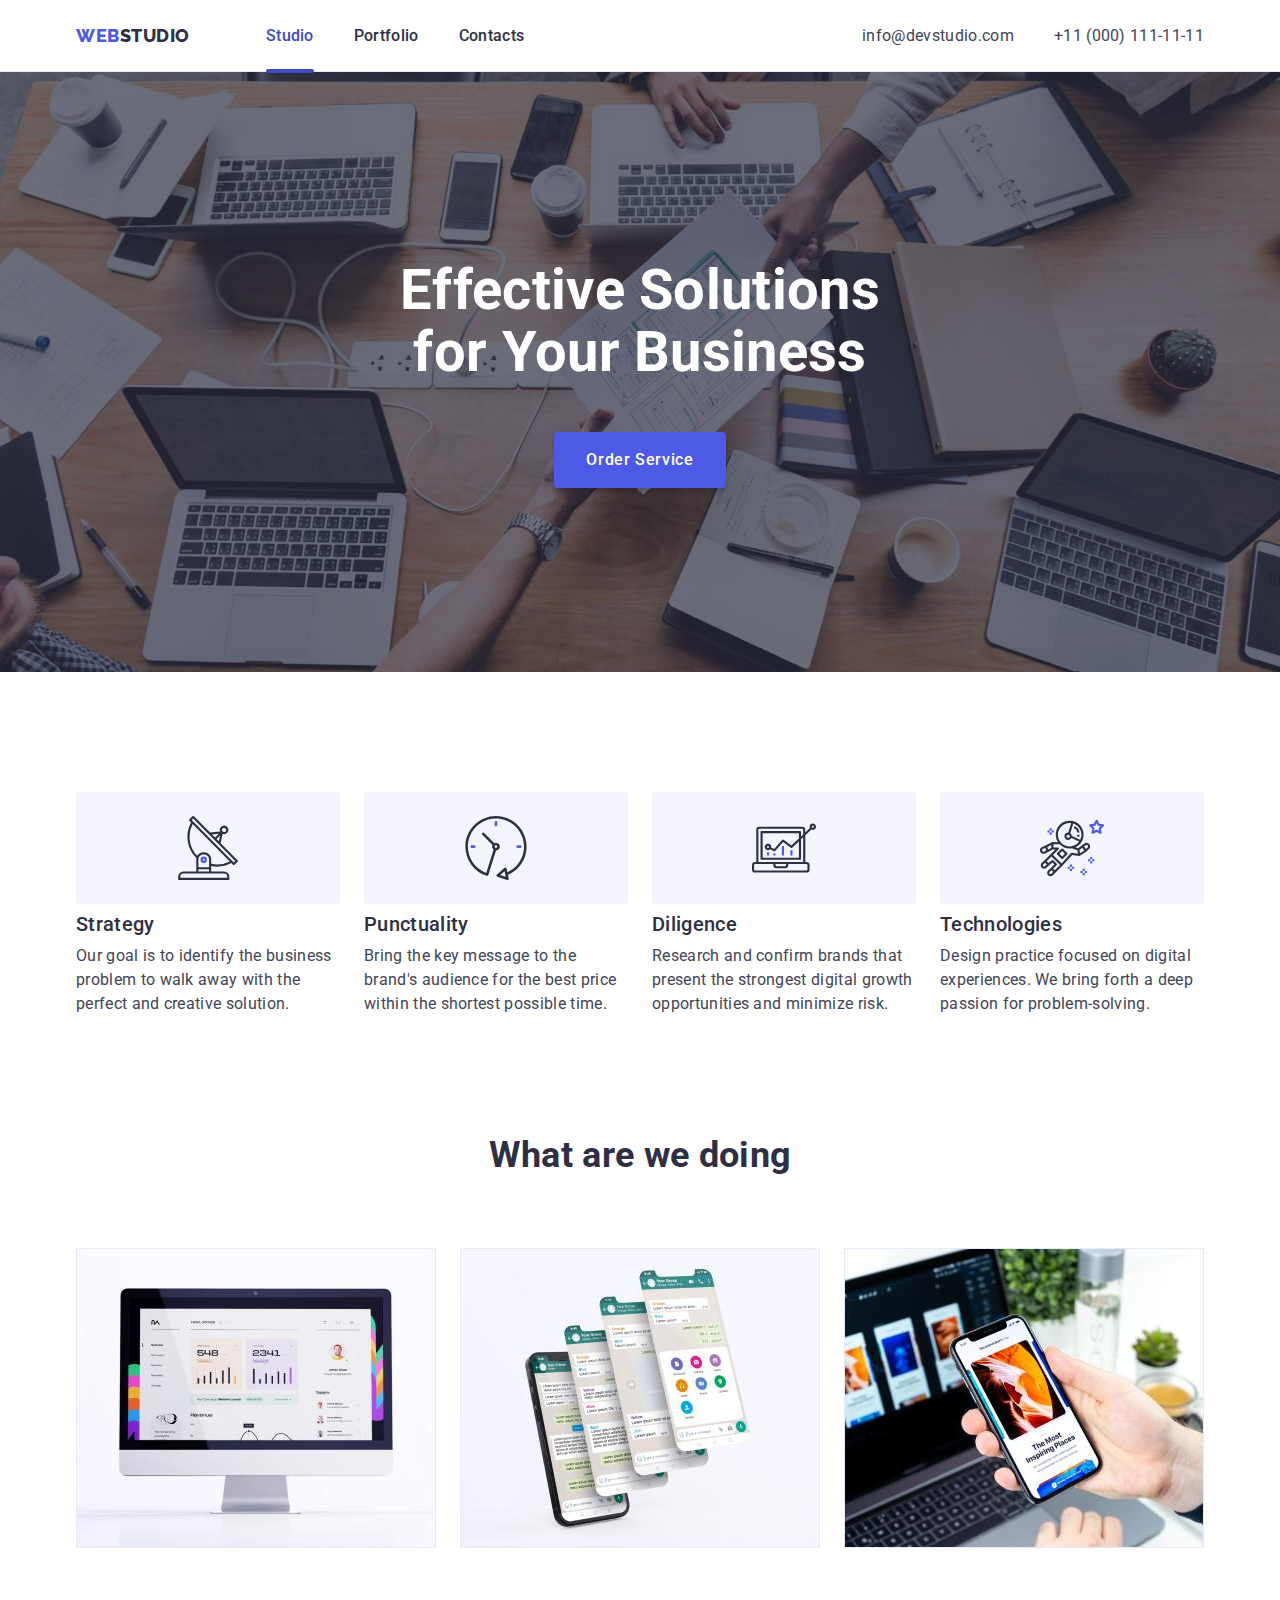
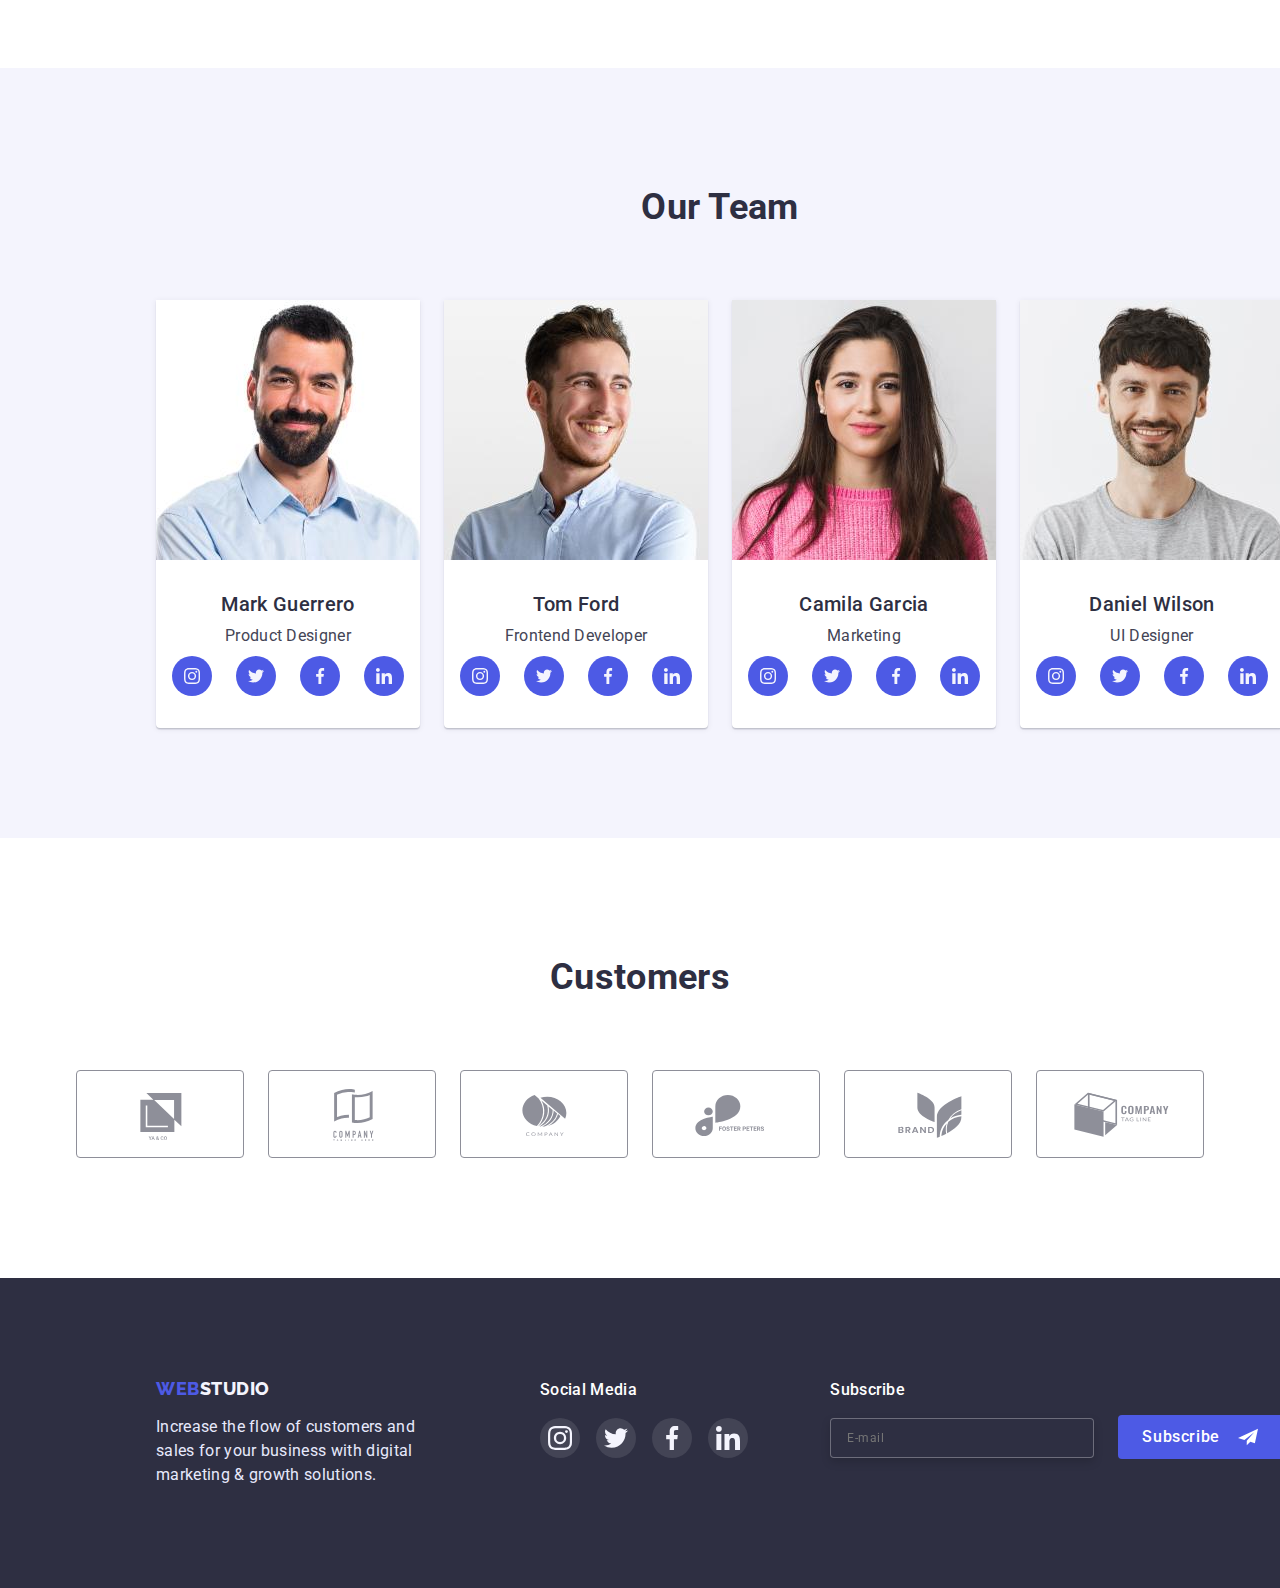
<file: index.html>
<!DOCTYPE html>
<html lang="en">
  <head>
    <meta charset="UTF-8" />
    <meta http-equiv="X-UA-Compatible" content="IE=edge" />
    <meta name="viewport" content="width=device-width, initial-scale=1.0" />
    <title>WEBSTUDIO</title>
    <link href="https://fonts.googleapis.com" rel="preconnect" />
    <link href="https://fonts.gstatic.com" rel="preconnect" crossorigin />
    <!-- Fonts -->
    <link
      href="https://fonts.googleapis.com/css2?family=Raleway:wght@800&family=Roboto:wght@400;500;700;900&display=swap"
      rel="stylesheet"
    />
    <!-- Modern normalize -->
    <link
      href="https://cdnjs.cloudflare.com/ajax/libs/modern-normalize/1.0.0/modern-normalize.min.css"
      rel="stylesheet"
    />
    <!-- Custom styles -->
    <link href="./css/styles.css" rel="stylesheet" />
  </head>
  <!-- body -->

  <body>
    <!-- header -->
    <header class="header-page">
      <!-- top line nav -->
      <div class="container header-page-container">
        <nav class="nav-page">
          <a class="nav-logo link" href="./index.html"><span class="color-web">WEB</span>STUDIO</a>
          <ul class="nav-list">
            <li><a class="nav-studio link carrent" href="./index.html">Studio</a></li>
            <li><a class="nav-portfolio link" href="./portfolio.html">Portfolio</a></li>
            <li><a class="nav-contacts link" href="#">Contacts</a></li>
          </ul>
        </nav>
        <!-- top line contacts -->
        <ul class="contacts-list">
          <li
            ><a class="header-mailto link" href="mailto:info@devstudio.com"
              >info@devstudio.com</a
            ></li
          >
          <li><a class="header-tel link" href="tel:+11(000)111-11-11">+11 (000) 111-11-11</a></li>
        </ul>
      </div>
    </header>
    <!-- main -->
    <main>
      <!-- hero -->
      <section class="section-hero">
        <div class="container">
          <h1 class="hero-title"> Effective Solutions for Your Business </h1>
          <button class="btn hero-btn" data-modal-open type="button">Order Service</button>
        </div>
      </section>
      <!-- feature -->
      <section class="section section-feature">
        <h2 class="visually-hidden">feature</h2>
        <div class="container">
          <ul class="card-set">
            <li class="card-set-item">
              <div class="thumb">
                <svg class="svg-features" width="64" height="64">
                  <use href="./images/icons.svg#icon-antenna"></use>
                </svg>
              </div>
              <h3 class="feature-title">Strategy</h3>
              <p class="feature-text">
                Our goal is to identify the business problem to walk away with the perfect and
                creative solution.
              </p>
            </li>
            <li class="card-set-item">
              <div class="thumb">
                <svg class="svg-features" width="64" height="64">
                  <use href="./images/icons.svg#icon-clock"></use>
                </svg>
              </div>
              <h3 class="feature-title">Punctuality</h3>
              <p class="feature-text">
                Bring the key message to the brand's audience for the best price within the shortest
                possible time.
              </p>
            </li>
            <li class="card-set-item">
              <div class="thumb">
                <svg class="svg-features" width="64" height="64">
                  <use href="./images/icons.svg#icon-diagram"></use>
                </svg>
              </div>
              <h3 class="feature-title">Diligence</h3>
              <p class="feature-text">
                Research and confirm brands that present the strongest digital growth opportunities
                and minimize risk.
              </p>
            </li>
            <li class="card-set-item">
              <div class="thumb">
                <svg class="svg-features" width="64" height="64">
                  <use href="./images/icons.svg#icon-astronaut"></use>
                </svg>
              </div>
              <h3 class="feature-title">Technologies</h3>
              <p class="feature-text">
                Design practice focused on digital experiences. We bring forth a deep passion for
                problem-solving.
              </p>
            </li>
          </ul>
        </div>
      </section>
      <!-- what are we doing -->
      <section class="section section-what">
        <div class="container">
          <h2 class="what-title">What are we doing</h2>
          <ul class="card-set">
            <li class="card-set-item what-set-item">
              <img src="./images/box-page1/box1.jpg" alt="computer" width="360" height="300" />
            </li>
            <li class="card-set-item what-set-item">
              <img src="./images/box-page1/box2.jpg" alt="phone+watsapp" width="360" height="300" />
            </li>
            <li class="card-set-item what-set-item">
              <img
                src="./images/box-page1/box3.jpg"
                alt="phone
            for hand"
                width="360"
                height="300"
              />
            </li>
          </ul>
        </div>
      </section>
      <!-- our team -->
      <section class="section team">
        <div class="container">
          <h2 class="our-title">Our Team</h2>
          <ul class="card-set">
            <li class="card card-set-item">
              <img src="./images/team-page1/team1.jpg" alt="Mark" width="264" height="260" />
              <div class="card-team">
                <h3 class="team-title">Mark Guerrero</h3>
                <p class="team-text">Product Designer</p>
                <ul class="socials-team">
                  <li
                    ><a
                      class="social-link"
                      href="https://www.instagram.com/"
                      aria-label="Instagram"
                      target="_blank"
                      rel="noopener noreferrer"
                      ><svg width="16" height="16">
                        <use href="./images/icons.svg#icon-instagram"></use></svg></a
                  ></li>
                  <li
                    ><a
                      class="social-link"
                      href="https://twitter.com/"
                      aria-label="twitter"
                      target="_blank"
                      rel="noopener noreferrer"
                      ><svg width="16" height="16">
                        <use href="./images/icons.svg#icon-twitter"></use></svg></a
                  ></li>
                  <li
                    ><a
                      class="social-link"
                      href="https://www.facebook.com/"
                      aria-label="facebook"
                      target="_blank"
                      rel="noopener noreferrer"
                      ><svg width="16" height="16">
                        <use href="./images/icons.svg#icon-facebook"></use></svg></a
                  ></li>
                  <li
                    ><a
                      class="social-link"
                      href="https://www.linkedin.com/"
                      aria-label="linkedin"
                      target="_blank"
                      rel="noopener noreferrer"
                      ><svg width="16" height="16">
                        <use href="./images/icons.svg#icon-linkedin"></use></svg></a
                  ></li>
                </ul>
              </div>
            </li>
            <li class="card card-set-item">
              <img src="./images/team-page1/team2.jpg" alt="Tom" width="264" height="260" />
              <div class="card-team">
                <h3 class="team-title">Tom Ford</h3>
                <p class="team-text">Frontend Developer</p>
                <ul class="socials-team">
                  <li
                    ><a
                      class="social-link"
                      href="https://www.instagram.com/"
                      aria-label="Instagram"
                      target="_blank"
                      rel="noopener noreferrer"
                      ><svg width="16" height="16">
                        <use href="./images/icons.svg#icon-instagram"></use></svg></a
                  ></li>
                  <li
                    ><a
                      class="social-link"
                      href="https://twitter.com/"
                      aria-label="twitter"
                      target="_blank"
                      rel="noopener noreferrer"
                      ><svg width="16" height="16">
                        <use href="./images/icons.svg#icon-twitter"></use></svg></a
                  ></li>
                  <li
                    ><a
                      class="social-link"
                      href="https://www.facebook.com/"
                      aria-label="facebook"
                      target="_blank"
                      rel="noopener noreferrer"
                      ><svg width="16" height="16">
                        <use href="./images/icons.svg#icon-facebook"></use></svg></a
                  ></li>
                  <li
                    ><a
                      class="social-link"
                      href="https://www.linkedin.com/"
                      aria-label="linkedin"
                      target="_blank"
                      rel="noopener noreferrer"
                      ><svg width="16" height="16">
                        <use href="./images/icons.svg#icon-linkedin"></use></svg></a
                  ></li>
                </ul>
              </div>
            </li>
            <li class="card card-set-item">
              <img src="./images/team-page1/team3.jpg" alt="Camila" width="264" height="260" />
              <div class="card-team">
                <h3 class="team-title">Camila Garcia</h3>
                <p class="team-text">Marketing</p>
                <ul class="socials-team">
                  <li
                    ><a
                      class="social-link"
                      href="https://www.instagram.com/"
                      aria-label="Instagram"
                      target="_blank"
                      rel="noopener noreferrer"
                      ><svg width="16" height="16">
                        <use href="./images/icons.svg#icon-instagram"></use></svg></a
                  ></li>
                  <li
                    ><a
                      class="social-link"
                      href="https://twitter.com/"
                      aria-label="twitter"
                      target="_blank"
                      rel="noopener noreferrer"
                      ><svg width="16" height="16">
                        <use href="./images/icons.svg#icon-twitter"></use></svg></a
                  ></li>
                  <li
                    ><a
                      class="social-link"
                      href="https://www.facebook.com/"
                      aria-label="facebook"
                      target="_blank"
                      rel="noopener noreferrer"
                      ><svg width="16" height="16">
                        <use href="./images/icons.svg#icon-facebook"></use></svg></a
                  ></li>
                  <li
                    ><a
                      class="social-link"
                      href="https://www.linkedin.com/"
                      aria-label="linkedin"
                      target="_blank"
                      rel="noopener noreferrer"
                      ><svg width="16" height="16">
                        <use href="./images/icons.svg#icon-linkedin"></use></svg></a
                  ></li>
                </ul>
              </div>
            </li>
            <li class="card card-set-item">
              <img src="./images/team-page1/team4.jpg" alt="Daniel" width="264" height="260" />
              <div class="card-team">
                <h3 class="team-title">Daniel Wilson</h3>
                <p class="team-text">UI Designer</p>
                <ul class="socials-team">
                  <li
                    ><a
                      class="social-link"
                      href="https://www.instagram.com/"
                      aria-label="Instagram"
                      target="_blank"
                      rel="noopener noreferrer"
                      ><svg width="16" height="16">
                        <use href="./images/icons.svg#icon-instagram"></use></svg></a
                  ></li>
                  <li
                    ><a
                      class="social-link"
                      href="https://twitter.com/"
                      aria-label="twitter"
                      target="_blank"
                      rel="noopener noreferrer"
                      ><svg width="16" height="16">
                        <use href="./images/icons.svg#icon-twitter"></use></svg></a
                  ></li>
                  <li
                    ><a
                      class="social-link"
                      href="https://www.facebook.com/"
                      aria-label="facebook"
                      target="_blank"
                      rel="noopener noreferrer"
                      ><svg width="16" height="16">
                        <use href="./images/icons.svg#icon-facebook"></use></svg></a
                  ></li>
                  <li
                    ><a
                      class="social-link"
                      href="https://www.linkedin.com/"
                      aria-label="linkedin"
                      target="_blank"
                      rel="noopener noreferrer"
                      ><svg width="16" height="16">
                        <use href="./images/icons.svg#icon-linkedin"></use></svg></a
                  ></li>
                </ul>
              </div>
            </li>
          </ul>
        </div>
      </section>
      <!-- customers -->
      <section class="section customers">
        <div class="container">
          <h2 class="customers-title">Customers</h2>
          <ul class="customers-set">
            <li class="thumb-customers">
              <a class="customers-icon" href="#">
                <svg width="104" height="56">
                  <use href="./images/icons.svg#icon-Logo1"></use> </svg></a>
            </li>
            <li class="thumb-customers">
              <a class="customers-icon" href="#">
                <svg width="104" height="56">
                  <use href="./images/icons.svg#icon-Logo2"></use> </svg></a>
            </li>
            <li class="thumb-customers">
              <a class="customers-icon" href="#">
                <svg width="104" height="56">
                  <use href="./images/icons.svg#icon-Logo3"></use></svg></a>
            </li>
            <li class="thumb-customers">
              <a class="customers-icon" href="#">
                <svg width="104" height="56">
                  <use href="./images/icons.svg#icon-Logo4"></use></svg></a>
            </li>
            <li class="thumb-customers">
              <a class="customers-icon" href="#">
                <svg width="104" height="56">
                  <use href="./images/icons.svg#icon-Logo5"></use></svg></a>
            </li>
            <li class="thumb-customers">
              <a class="customers-icon" href="#">
                <svg width="104" height="56">
                  <use href="./images/icons.svg#icon-Logo6"></use></svg></a>
            </li>
          </ul>
        </div>
      </section>
    </main>
    <!-- footer -->
    <footer class="footer">
      <div class="container flex-footer">
        <div>
          <a class="footer-logo link" href="./index.html"
            ><span class="color-web">WEB</span>STUDIO</a
          >
          <p class="footer-text">
            Increase the flow of customers and sales for your business with digital marketing &
            growth solutions.
          </p>
        </div>
        <!-- social footer -->
        <div class="social-media">
          <p class="social-text">Social Media</p>
          <ul class="social-list-footer">
            <li
              ><a
                class="social-link-footer"
                href="https://www.instagram.com/"
                aria-label="Instagram"
                target="_blank"
                rel="noopener noreferrer"
                ><svg width="24" height="24">
                  <use href="./images/icons.svg#icon-instagram"></use></svg></a
            ></li>
            <li
              ><a
                class="social-link-footer"
                href="https://twitter.com/"
                aria-label="twitter"
                target="_blank"
                rel="noopener noreferrer"
                ><svg width="24" height="24">
                  <use href="./images/icons.svg#icon-twitter"></use></svg></a
            ></li>
            <li
              ><a
                class="social-link-footer"
                href="https://www.facebook.com/"
                aria-label="facebook"
                target="_blank"
                rel="noopener noreferrer"
                ><svg width="24" height="24">
                  <use href="./images/icons.svg#icon-facebook"></use></svg></a
            ></li>
            <li>
              <a
                class="social-link-footer"
                href="https://www.linkedin.com/"
                aria-label="linkedin"
                target="_blank"
                rel="noopener noreferrer"
                ><svg width="24" height="24">
                  <use href="./images/icons.svg#icon-linkedin"></use></svg></a>
            </li>
          </ul>
        </div>
        <!-- form footer -->
        <form class="form-footer">
          <div
            ><label class="email-form-label">
              Subscribe <input class="email-form-input" name="email" type="email" placeholder="E-mail" /></label
          ></div>
          <div class="footer-btn"
            ><button class="btn footer-form-btn" type="submit"
              >Subscribe
              <svg class="footer-form-logo" width="24" height="20">
                <use href="./images/icons.svg#icon-subscribe"></use>
              </svg>
            </button>
          </div>
        </form>
      </div>
    </footer>
    <!-- modal form -->
    <div class="backdrop is-hidden" data-modal>
      <div class="modal">
        <div class="close-btn-thumb">
          <button class="close-btn" data-modal-close type="button">
            <svg width="8" height="8">
              <use href="./images/icons.svg#icon-close-btn-modal"></use>
            </svg>
          </button>
        </div>
        <!-- form modal group -->
        <p class="form-title">Leave your contacts and we will call you back</p>
        <form class="order-form">
          <label class="order-form-label" for="user_name">Name</label>
          <div class="order-form-group" role="group">
            <input class="order-form-field" id="user_name" name="user_name" type="text" />
            <svg class="order-form-icon" width="18" height="24">
              <use href="./images/icons.svg#icon-person"></use>
            </svg>
          </div>
          <label class="order-form-label" for="user_phone">Phone</label>
          <div class="order-form-group" role="group">
            <input class="order-form-field" id="user_phone" name="user_phone" type="tel" />
            <svg class="order-form-icon" width="18" height="24">
              <use href="./images/icons.svg#icon-phone"></use>
            </svg>
          </div>
          <label class="order-form-label" for="user_mail">Email</label>
          <div class="order-form-group" role="group">
            <input class="order-form-field" id="user_mail" name="user_mail" type="email" />
            <svg class="order-form-icon" width="18" height="24">
              <use href="./images/icons.svg#icon-email"></use>
            </svg>
          </div>
          <label class="order-form-label">Comment</label>
          <textarea
            class="order-form-comment"
            id="comment"
            name="comment"
            rows="6"
            placeholder="Text input"
          ></textarea>
          <label class="order-form-agreement">
            <input class="order-form-checkbox" type="checkbox" />
            <span class="txt-checkbox">
              I accept the terms and conditions of the
              <a class="order-form-link" href="#">Privacy Policy</a></span>
          </label>
          <div class="btn-form" role="group">
            <button class="btn btn-modal-form" type="submit">Send</button>
          </div>
        </form>
      </div>
    </div>
    <script src="./js/modal.js"></script>
  </body>
</html>
</file>
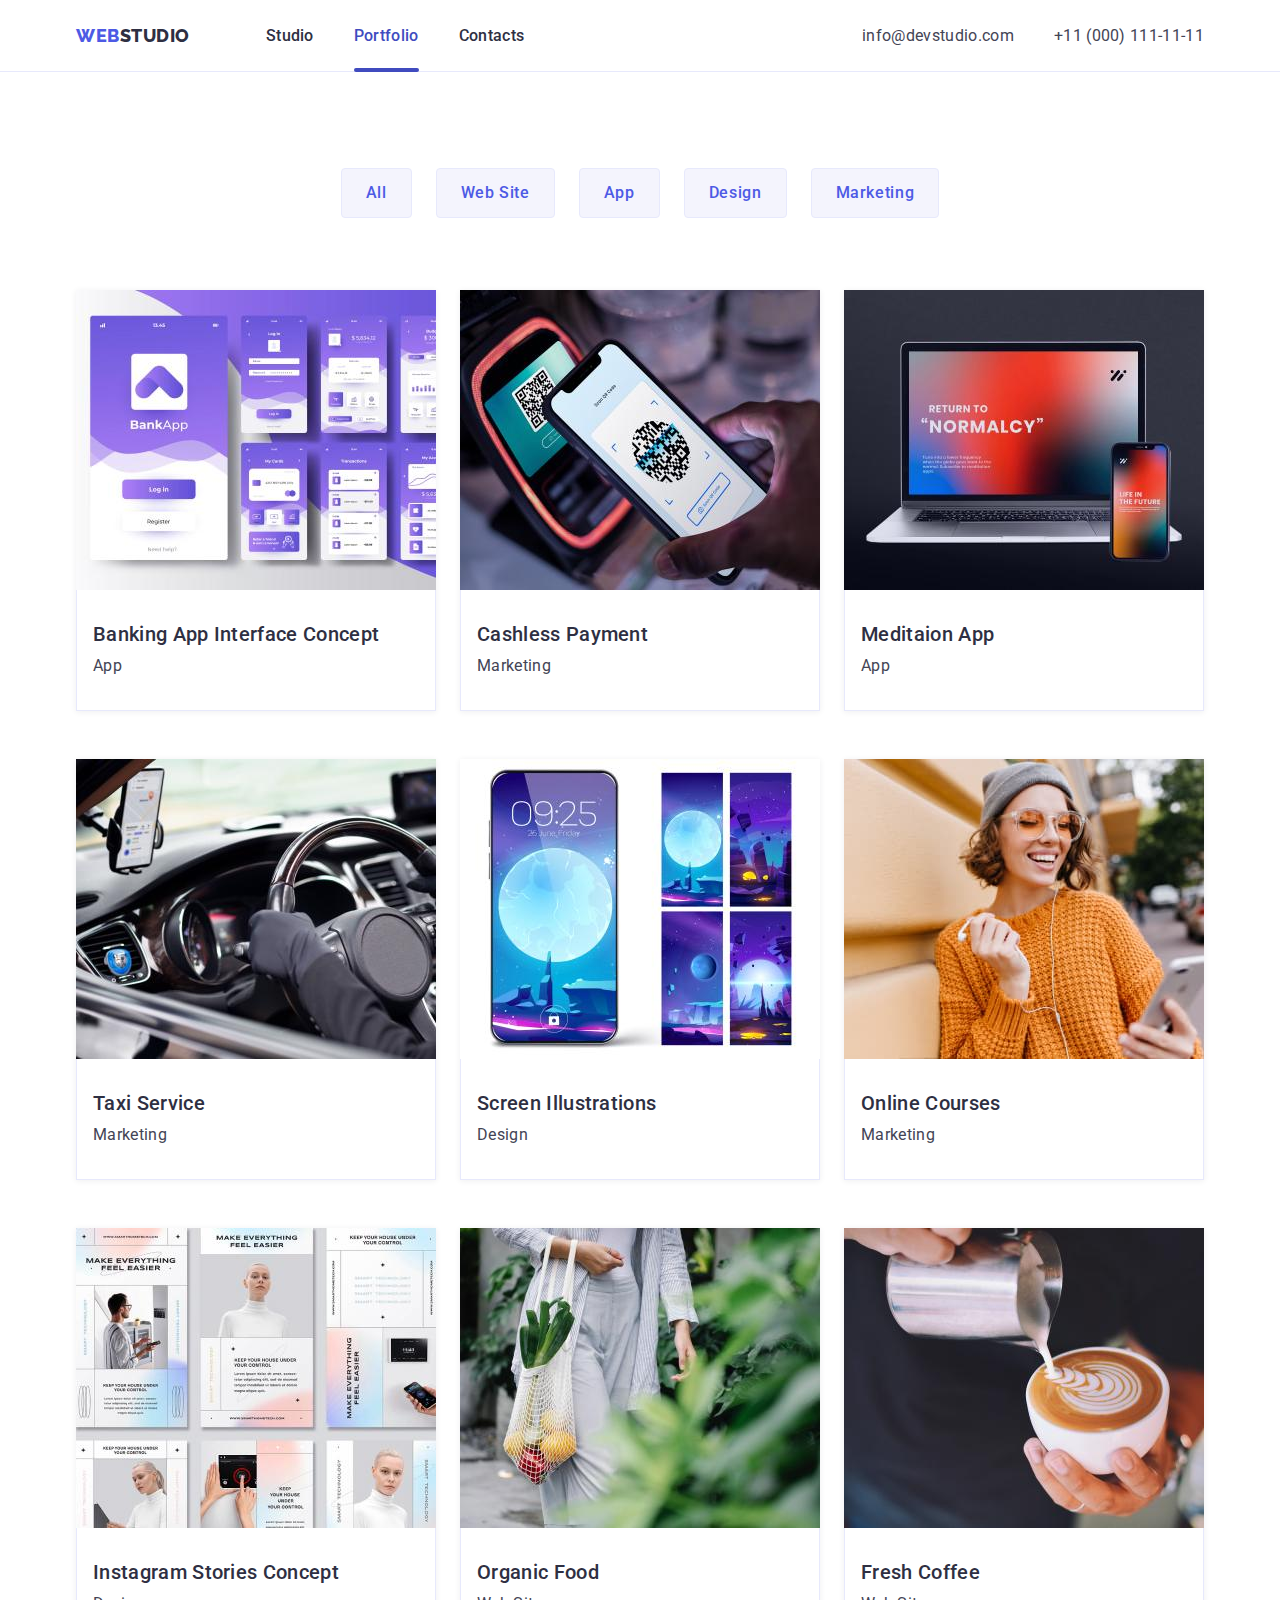
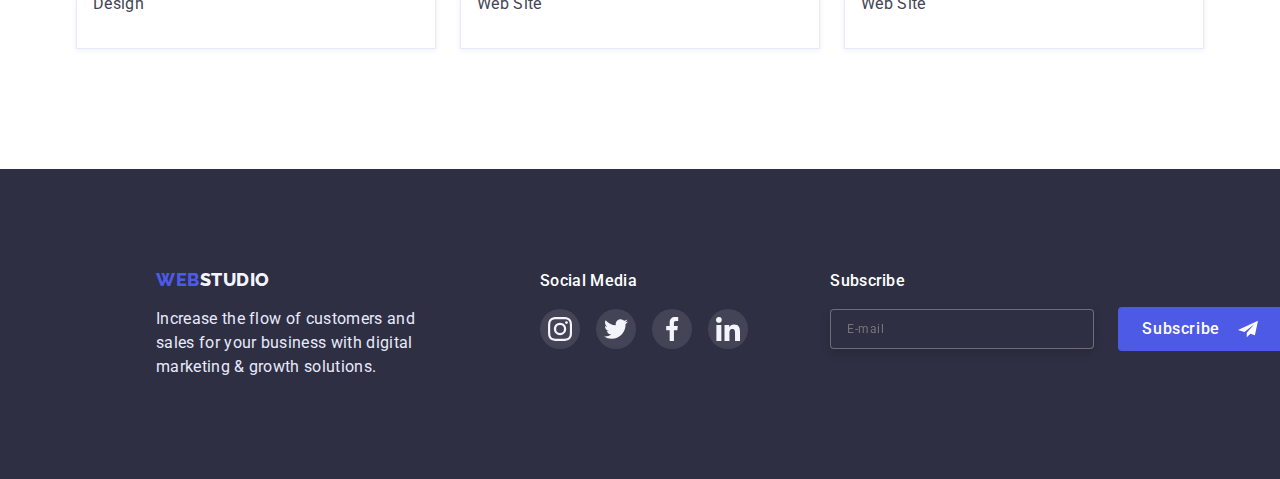
<file: portfolio.html>
<!DOCTYPE html>
<html lang="en">
  <head>
    <meta charset="UTF-8" />
    <meta http-equiv="X-UA-Compatible" content="IE=edge" />
    <meta name="viewport" content="width=device-width, initial-scale=1.0" />
    <title>PORTFOLIO</title>
    <link href="https://fonts.googleapis.com" rel="preconnect" />
    <link href="https://fonts.gstatic.com" rel="preconnect" crossorigin />
    <!-- Fonts -->
    <link
      href="https://fonts.googleapis.com/css2?family=Raleway:wght@800&family=Roboto:wght@400;500;700;900&display=swap"
      rel="stylesheet"
    />
    <!-- Modern normalize -->
    <link
      href="https://cdnjs.cloudflare.com/ajax/libs/modern-normalize/1.0.0/modern-normalize.min.css"
      rel="stylesheet"
    />
    <!-- Custom styles -->
    <link href="./css/styles.css" rel="stylesheet" />
  </head>
  <!-- body -->
  <body>
    <!-- header -->
    <header class="header-page">
      <!-- top line nav -->
      <div class="container header-page-container">
        <nav class="nav-page">
          <a class="nav-logo link" href="./index.html"><span class="color-web">WEB</span>STUDIO</a>
          <ul class="nav-list">
            <li class="nav-item"><a class="nav-studio link" href="./index.html">Studio</a></li>
            <li class="nav-item"
              ><a class="nav-portfolio link carrent" href="./portfolio.html">Portfolio</a></li
            >
            <li class="nav-item"><a class="nav-contacts link" href="#">Contacts</a></li>
          </ul>
        </nav>
        <!-- top line contacts -->
        <ul class="contacts-list">
          <li
            ><a class="header-mailto link" href="mailto:info@devstudio.com"
              >info@devstudio.com</a
            ></li
          >
          <li><a class="header-tel link" href="tel:+11(000)111-11-11">+11 (000) 111-11-11</a></li>
        </ul>
      </div>
    </header>
    <!-- Portfolio content -->
    <main>
      <section class="section-portfolio">
        <!-- Portfolio filter -->
        <div class="container">
          <h1 class="visually-hidden">Filter</h1>
          <ul class="card-set btn-list">
            <li><button class="btn filter-btn" type="button">All</button></li>
            <li><button class="btn filter-btn" type="button">Web Site</button></li>
            <li><button class="btn filter-btn" type="button">App</button></li>
            <li><button class="btn filter-btn" type="button">Design</button></li>
            <li><button class="btn filter-btn" type="button">Marketing</button></li>
          </ul>
          <!-- Portfolio project -->
          <ul class="card-set set">
            <li class="project card-set-item">
              <a class="project-link link" href="#" target="_blank" rel="noopener noreferrer">
                <div class="project-thumb">
                  <img
                    src="./images/portfolio-page2/banking.jpg"
                    alt="Banking Ap"
                    width="360"
                    height="300"
                  />
                  <p class="project-thumb-descr">
                    14 Stylish and User-Friendly App Design Concepts · Task Manager App · Calorie
                    Tracker App · Exotic Fruit Ecommerce App · Cloud Storage App
                  </p>
                </div>
                <div class="card-wrapper">
                  <h2 class="project-title">Banking App Interface Concept</h2>
                  <p class="project-text">App</p>
                </div>
              </a>
            </li>
            <li class="project card-set-item">
              <a class="project-link link" href="#" target="_blank" rel="noopener noreferrer">
                <div class="project-thumb">
                  <img
                    src="./images/portfolio-page2/cashless.jpg"
                    alt="Cashless Payment"
                    width="360"
                    height="300"
                  />
                  <p class="project-thumb-descr">
                    14 Stylish and User-Friendly App Design Concepts · Task Manager App · Calorie
                    Tracker App · Exotic Fruit Ecommerce App · Cloud Storage App
                  </p>
                </div>
                <div class="card-wrapper">
                  <h2 class="project-title">Cashless Payment</h2>
                  <p class="project-text">Marketing</p>
                </div>
              </a>
            </li>
            <li class="project card-set-item">
              <a class="project-link link" href="#" target="_blank" rel="noopener noreferrer">
                <div class="project-thumb">
                  <img src="./images/portfolio-page2/meditaion.jpg" alt="Meditaion App" />
                  <p class="project-thumb-descr">
                    14 Stylish and User-Friendly App Design Concepts · Task Manager App · Calorie
                    Tracker App · Exotic Fruit Ecommerce App · Cloud Storage App
                  </p>
                </div>
                <div class="card-wrapper">
                  <h2 class="project-title">Meditaion App</h2>
                  <p class="project-text">App</p>
                </div>
              </a>
            </li>
            <li class="project card-set-item">
              <a class="project-link link" href="#" target="_blank" rel="noopener noreferrer">
                <div class="project-thumb">
                  <img
                    src="./images/portfolio-page2/taxi.jpg"
                    alt="Taxi Service"
                    width="360"
                    height="300"
                  />
                  <p class="project-thumb-descr">
                    14 Stylish and User-Friendly App Design Concepts · Task Manager App · Calorie
                    Tracker App · Exotic Fruit Ecommerce App · Cloud Storage App
                  </p>
                </div>
                <div class="card-wrapper">
                  <h2 class="project-title">Taxi Service</h2>
                  <p class="project-text">Marketing</p>
                </div>
              </a>
            </li>
            <li class="project card-set-item">
              <a class="project-link link" href="#" target="_blank" rel="noopener noreferrer">
                <div class="project-thumb">
                  <img
                    src="./images/portfolio-page2/screen.jpg"
                    alt=">Screen Illustrations"
                    width="360"
                    height="300"
                  />
                  <p class="project-thumb-descr">
                    14 Stylish and User-Friendly App Design Concepts · Task Manager App · Calorie
                    Tracker App · Exotic Fruit Ecommerce App · Cloud Storage App
                  </p>
                </div>
                <div class="card-wrapper">
                  <h2 class="project-title">Screen Illustrations</h2>
                  <p class="project-text">Design</p>
                </div>
              </a>
            </li>
            <li class="project card-set-item">
              <a class="project-link link" href="#" target="_blank" rel="noopener noreferrer">
                <div class="project-thumb">
                  <img
                    src="./images/portfolio-page2/woman.jpg"
                    alt="Woman"
                    width="360"
                    height="300"
                  />
                  <p class="project-thumb-descr">
                    14 Stylish and User-Friendly App Design Concepts · Task Manager App · Calorie
                    Tracker App · Exotic Fruit Ecommerce App · Cloud Storage App
                  </p>
                </div>
                <div class="card-wrapper">
                  <h2 class="project-title">Online Courses</h2>
                  <p class="project-text">Marketing</p>
                </div>
              </a>
            </li>
            <li class="project card-set-item">
              <a class="project-link link" href="#" target="_blank" rel="noopener noreferrer">
                <div class="project-thumb">
                  <img
                    src="./images/portfolio-page2/stories.jpg"
                    alt="Instagram Stories"
                    width="360"
                    height="300"
                  />
                  <p class="project-thumb-descr">
                    14 Stylish and User-Friendly App Design Concepts · Task Manager App · Calorie
                    Tracker App · Exotic Fruit Ecommerce App · Cloud Storage App
                  </p>
                </div>
                <div class="card-wrapper">
                  <h2 class="project-title">Instagram Stories Concept</h2>
                  <p class="project-text">Design</p>
                </div>
              </a>
            </li>
            <li class="project card-set-item">
              <a class="project-link link" href="#" target="_blank" rel="noopener noreferrer">
                <div class="project-thumb">
                  <img
                    src="./images/portfolio-page2/food.jpg"
                    alt="Organic Food"
                    width="360"
                    height="300"
                  />
                  <p class="project-thumb-descr">
                    14 Stylish and User-Friendly App Design Concepts · Task Manager App · Calorie
                    Tracker App · Exotic Fruit Ecommerce App · Cloud Storage App
                  </p>
                </div>
                <div class="card-wrapper">
                  <h2 class="project-title">Organic Food</h2>
                  <p class="project-text">Web Site</p>
                </div>
              </a>
            </li>
            <li class="project card-set-item">
              <a class="project-link link" href="#" target="_blank" rel="noopener noreferrer">
                <div class="project-thumb">
                  <img
                    src="./images/portfolio-page2/coffee.jpg"
                    alt="Fresh Coffee"
                    width="360"
                    height="300"
                  />
                  <p class="project-thumb-descr">
                    14 Stylish and User-Friendly App Design Concepts · Task Manager App · Calorie
                    Tracker App · Exotic Fruit Ecommerce App · Cloud Storage App
                  </p>
                </div>
                <div class="card-wrapper">
                  <h2 class="project-title">Fresh Coffee</h2>
                  <p class="project-text">Web Site</p>
                </div>
              </a>
            </li>
          </ul>
        </div>
      </section>
    </main>
    <!-- footer -->
    <footer class="footer">
      <div class="container flex-footer">
        <div>
          <a class="footer-logo link" href="./index.html"
            ><span class="color-web">WEB</span>STUDIO</a
          >
          <p class="footer-text">
            Increase the flow of customers and sales for your business with digital marketing &
            growth solutions.
          </p>
        </div>
        <!-- social footer -->
        <div class="social-media">
          <p class="social-text">Social Media</p>
          <ul class="social-list-footer">
            <li
              ><a
                class="social-link-footer"
                href="https://www.instagram.com/"
                aria-label="Instagram"
                target="_blank"
                rel="noopener noreferrer"
                ><svg width="24" height="24">
                  <use href="./images/icons.svg#icon-instagram"></use></svg></a
            ></li>
            <li
              ><a
                class="social-link-footer"
                href="https://twitter.com/"
                aria-label="twitter"
                target="_blank"
                rel="noopener noreferrer"
                ><svg width="24" height="24">
                  <use href="./images/icons.svg#icon-twitter"></use></svg></a
            ></li>
            <li
              ><a
                class="social-link-footer"
                href="https://www.facebook.com/"
                aria-label="facebook"
                target="_blank"
                rel="noopener noreferrer"
                ><svg width="24" height="24">
                  <use href="./images/icons.svg#icon-facebook"></use></svg></a
            ></li>
            <li>
              <a
                class="social-link-footer"
                href="https://www.linkedin.com/"
                aria-label="linkedin"
                target="_blank"
                rel="noopener noreferrer"
                ><svg width="24" height="24">
                  <use href="./images/icons.svg#icon-linkedin"></use></svg></a
            ></li>
          </ul>
        </div>
        <!-- form footer -->
        <form class="form-footer">
          <div
            ><label class="email-form-label">
              Subscribe <input class="email-form-input" type="email" placeholder="E-mail" /></label
          ></div>
          <div class="footer-btn"
            ><button class="btn footer-form-btn" type="submit"
              >Subscribe
              <svg class="footer-form-logo" width="24" height="20">
                <use href="./images/icons.svg#icon-subscribe"></use>
              </svg>
            </button>
          </div>
        </form>
      </div>
    </footer>
  </body>
</html>
</file>
<file: css/styles.css>
:root {
  /* logo */
  --color-logo-primary: #4d5ae5;
  --color-logo-footer: #f4f4fd;

  /* text */
  --color-text-primary: #2e2f42;
  --color-text-secondary: #434455;
  --color-text-hero: #ffffff;
  --color-text-footer: #e7e9fc;

  /* focus-hover */
  --color-focus-hover: #404bbf;
  --color-fhi-footer: #31d0aa;

  /* filter */
  --color-btn-filter: #f4f4fd;

  /* customers */
  --color-icon-customers: #8e8f99;

  /* modal form */
  --color-bg-modal: #fcfcfd;
  --color-txt-checkbox: #757575;

  /* others */
  --indent: 24px;
  --items: 4;

  /* time function */
  --time-function: cubic-bezier(0.4, 0, 0.2, 1);
}

/* Body */
body {
  color: var(--color-text-primary);
  font-weight: 400;
  font-size: 16px;
  font-family: 'Roboto', sans-serif;
  line-height: 1.5;
  letter-spacing: 0.02em;
}

/* reset styles */
h1,
h2,
h3,
p {
  margin-top: 0;
  margin-bottom: 0;
}

ul,
ol {
  margin-top: 0;
  margin-bottom: 0;
  padding-left: 0;
  list-style: none;
}

img {
  display: block;
}

.link {
  color: inherit;
  text-decoration: none;
  transition: color 250ms var(--time-function);
}

.btn {
  margin: 0;
  padding: 0;
  border: none;
  cursor: pointer;
  transition: background-color 250ms var(--time-function);
}

.carrent {
  color: var(--color-focus-hover);
}

.visually-hidden {
  position: absolute;
  overflow: hidden;
  clip: rect(0 0 0 0);
  width: 1px;
  height: 1px;
  margin: -1px;
  padding: 0;
  border: 0;
  white-space: nowrap;
  clip-path: inset(50%);
}

textarea {
  outline: none;
  resize: none;
}

/* Container page */
.container {
  max-width: 1158px;
  margin-right: auto;
  margin-left: auto;
  padding: 0 15px;
}

.card-set {
  display: flex;
  flex-wrap: wrap;
  gap: var(--indent);
  align-items: center;
}

/* calc((100% - кіль-сть_відступів_в_рядку * довжина_одного_відступу_в_рядку) / кіль-сть_елементів_в_рядку) */
.card-set-item {
  flex-basis: calc((100% - (var(--indent) * var(--items)-1)) / var(--items));
}

.section {
  padding-top: 120px;
  padding-bottom: 120px;
}

/**
  |============================
  | Header
  |============================
*/
/* top line nav */

.header-page {
  border-bottom: 1px solid var(--color-text-footer);
  background: var(--color-text-hero);
}

.header-page-container {
  display: flex;
  align-items: center;
}

.nav-page {
  display: flex;
  gap: 76px;
  align-items: center;
}

.nav-logo {
  padding-top: var(--indent);
  padding-bottom: var(--indent);
  font-weight: 800;
  font-size: 18px;
  font-family: 'Raleway';
  line-height: 1.3;
  letter-spacing: 0.03em;
}

.color-web {
  color: var(--color-logo-primary);
}

.nav-logo:hover,
.nav-logo:focus {
  color: var(--color-focus-hover);
}

.nav-list {
  display: flex;
  gap: 40px;
  align-items: center;
}

.nav-studio {
  position: relative;
  padding-top: var(--indent);
  padding-bottom: var(--indent);
  font-weight: 500;
}

.nav-studio.carrent::after {
  content: '';
  position: absolute;
  right: 0;
  bottom: -4px;
  width: 100%;
  height: 4px;
  border-radius: 2px;
  background: var(--color-focus-hover);
}

.nav-studio:hover,
.nav-studio:focus {
  color: var(--color-focus-hover);
}

.nav-portfolio {
  position: relative;
  padding-top: var(--indent);
  padding-bottom: var(--indent);
  font-weight: 500;
}

.nav-portfolio.carrent::after {
  content: '';
  position: absolute;
  right: 0;
  bottom: -3px;
  width: 100%;
  height: 4px;
  border-radius: 2px;
  background: var(--color-focus-hover);
}

.nav-portfolio:hover,
.nav-portfolio:focus {
  color: var(--color-focus-hover);
}

.nav-contacts {
  padding-top: var(--indent);
  padding-bottom: var(--indent);
  font-weight: 500;
}

.nav-contacts:hover,
.nav-contacts:focus {
  color: var(--color-focus-hover);
}

/* top line contacts */

.contacts-list {
  display: flex;
  gap: 40px;
  align-items: center;
  margin-left: auto;
}

.header-mailto {
  padding-top: var(--indent);
  padding-bottom: var(--indent);
  color: var(--color-text-secondary);
}

.header-mailto:hover,
.header-mailto:focus {
  color: var(--color-focus-hover);
}

.header-tel {
  padding-top: var(--indent);
  padding-bottom: var(--indent);
  color: var(--color-text-secondary);
}

.header-tel:hover,
.header-tel:focus {
  color: var(--color-focus-hover);
}

/**
  |============================
  |section Hero
  |============================
*/

.section-hero {
  max-width: 1440px;
  max-height: 600px;
  margin-right: auto;
  margin-left: auto;
  padding: 188px 0px;
  background-color: var(--color-text-primary);
  background-image: linear-gradient(to right, rgba(46, 47, 66, 0.7), rgba(46, 47, 66, 0.7)),
    url(../images/bg-hero-page1/people-office.jpg);
  background-position: center;
  background-size: cover;
  background-repeat: no-repeat;
}

.hero-title {
  width: 494px;
  margin: 0 auto;
  margin-bottom: 48px;
  color: var(--color-text-hero);
  font-weight: 700;
  font-size: 56px;
  line-height: 1.1;
  text-align: center;
}

.hero-btn {
  display: block;
  margin: auto;
  padding: 16px 32px;
  border-radius: 4px;
  background-color: var(--color-logo-primary);
  color: var(--color-text-hero);
  box-shadow: 0px 4px 4px rgba(0, 0, 0, 0.15);
  font-weight: 500;
  font-size: 16px;
  line-height: 1.5;
  letter-spacing: 0.04em;
}

.hero-btn:hover,
.hero-btn:focus {
  background-color: var(--color-focus-hover);
}

/**
  |============================
  | section Feature
  |============================
*/

.thumb {
  display: flex;
  justify-content: center;
  align-items: center;
  width: 264px;
  height: 112px;
  margin-bottom: 8px;
  border-radius: 4px;
  background: var(--color-btn-filter);
}

.svg-features {
  display: block;
  margin-right: auto;
  margin-left: auto;
}

.feature-title {
  margin-bottom: 8px;
  font-weight: 500;
  font-size: 20px;
  line-height: 1.2;
}

.feature-text {
  width: 264px;
  color: var(--color-text-secondary);
}

/**
  |============================
  | section What
  |============================
*/

.section-what {
  padding-top: 0;
}

.what-set-item {
  --items: 3;
  border: 0, 9px solid var(--color-text-footer);
  background: linear-gradient(0deg, rgba(77, 90, 229, 0.1), rgba(77, 90, 229, 0.1));
}

.what-title {
  margin-bottom: 72px;
  font-weight: 700;
  font-size: 36px;
  line-height: 1.1;
  text-align: center;
}

/**
  |============================
  |  section Our team
  |============================
*/

.team {
  width: 1440px;
  height: 770px;
  margin-right: auto;
  margin-left: auto;
  padding-bottom: 110px;
  background-color: var(--color-btn-filter);
}

.our-title {
  margin-bottom: 72px;
  font-weight: 700;
  font-size: 36px;
  line-height: 1.1;
  text-align: center;
}

.card {
  border-radius: 0px 0px 4px 4px;
  background-color: var(--color-text-hero);
  box-shadow: 0px 1px 6px rgba(46, 47, 66, 0.08), 0px 1px 1px rgba(46, 47, 66, 0.16),
    0px 2px 1px rgba(46, 47, 66, 0.08);
}

.card-team {
  padding-top: 32px;
  padding-bottom: 32px;
}

.team-title {
  margin-bottom: 8px;
  font-weight: 500;
  font-size: 20px;
  line-height: 1.2;
  text-align: center;
}

.team-text {
  margin-bottom: 8px;
  color: var(--color-text-secondary);
  text-align: center;
}

/* socials team */
.socials-team {
  display: flex;
  gap: var(--indent);
  justify-content: center;
}

.social-link {
  display: flex;
  justify-content: center;
  align-items: center;
  width: 40px;
  height: 40px;
  border-radius: 50%;
  background-color: var(--color-logo-primary);
  fill: var(--color-logo-footer);

  transition: background-color 250ms var(--time-function);
}

.social-link:hover,
.social-link:focus {
  background-color: var(--color-focus-hover);
}

/**
  |============================
  | section Customers
  |============================
*/
.customers {
  padding-top: 120px;
}

.customers-title {
  margin-bottom: 72px;
  font-weight: 700;
  font-size: 36px;
  line-height: 1.1;
  text-align: center;
}

.customers-set {
  display: flex;
  flex-wrap: wrap;
  gap: var(--indent);
  justify-content: center;
}

.thumb-customers {
  width: 168px;
  height: 88px;
}

.customers-icon {
  display: flex;
  justify-content: center;
  align-items: center;
  width: 100%;
  height: 100%;
  border: 1px solid var(--color-icon-customers);
  border-radius: 4px;

  fill: var(--color-icon-customers);

  transition: fill 250ms var(--time-function);
}

.customers-icon:hover,
.customers-icon:hover {
  border-color: 1px solid var(--color-focus-hover);
  fill: var(--color-focus-hover);
}

/**
  |============================
  |  Footer
  |============================
*/

.footer {
  width: 1440px;
  height: 310px;
  margin-right: auto;
  margin-left: auto;
  padding-top: 100px;
  padding-bottom: 100px;
  background-color: var(--color-text-primary);
}

.flex-footer {
  display: flex;
}

.footer-logo {
  display: block;
  margin-bottom: 16px;
  color: var(--color-logo-footer);
  font-weight: 800;
  font-size: 18px;
  font-family: 'Raleway';
  line-height: 1.2;
  letter-spacing: 0.03em;
}

.footer-logo:hover,
.footer-logo:focus {
  color: var(--color-focus-hover);
  transition: color 250ms var(--time-function);
}

.footer-text {
  display: block;
  width: 264px;
  color: var(--color-text-footer);
}

/* social footer */

.social-media {
  margin-left: 120px;
}

.social-text {
  margin-bottom: 16px;
  color: var(--color-text-hero);
  font-weight: 500;

}

.social-list-footer {
  display: flex;
  gap: 16px;
  justify-content: center;
}

.social-link-footer {
  display: flex;
  justify-content: center;
  align-items: center;
  width: 40px;
  height: 40px;
  border-radius: 50%;
  background: rgba(255, 255, 255, 0.1);
  fill: var(--color-btn-filter);

  transition: background-color 250ms var(--time-function);
}

.social-link-footer:hover,
.social-link-footer:focus {
  background: var(--color-fhi-footer);
}

/* form footer */
.form-footer {
  display: flex;
  justify-content: center;
  margin-left: auto;
}

.email-form-label {
  display: flex;
  flex-direction: column;
  color: var(--color-text-hero);
  font-weight: 500;
}

.email-form-input {
  width: 264px;
  height: 40px;
  margin-top: 16px;
  padding: 8px 16px;

  border: 1px solid rgba(255, 255, 255, 0.3);
  border-radius: 4px;
  background-color: var(--color-text-primary);
  color: rgba(255, 255, 255, 0.6);
  outline: none;

  font-size: 12px;
  line-height: 2;
  letter-spacing: 0.04em;
  filter: drop-shadow(0px 4px 4px rgba(0, 0, 0, 0.15));

  transition: background-color 250ms var(--time-function);
}

.email-form-input:focus {
  border: 1px solid var(--color-logo-primary);
  border-radius: 4px;
}

.footer-btn {
  display: flex;
  justify-content: center;
  align-items: center;
  margin-left: 24px;
}

.footer-form-btn {
  display: flex;
  align-items: center;
  margin-top: 10px;
  padding: 10px 24px;

  border-radius: 4px;
  background-color: var(--color-logo-primary);
  color: var(--color-text-hero);

  font-weight: 500;
  font-size: 16px;
  line-height: 1.5;
  letter-spacing: 0.04em;
}

.footer-form-btn:hover,
.footer-form-btn:focus {
  background-color: var(--color-focus-hover);
}

.footer-form-logo {
  margin-left: 16px;
  fill: var(--color-text-hero);
}


/**
  |============================
  | modal form
  |============================
*/

.backdrop {
  position: fixed;
  top: 0;
  left: 0;
  width: 100%;
  height: 100%;
  background: rgba(46, 47, 66, 0.4);
  opacity: 1;
  transition: opacity 250ms var(--time-function);
}

.backdrop.is-hidden {
  opacity: 0;
  pointer-events: none;

}

.backdrop.is-hidden .modal {
  transform: translate(-50%, -50%) scale(0);
}

.modal {
  position: absolute;
  top: 50%;
  left: 50%;
  padding-top: 72px;
  padding-right: 24px;
  padding-bottom: 24px;
  padding-left: 24px;
  border-radius: 4px;

  background-color: var(--color-bg-modal);
  box-shadow: 0px 1px 1px rgba(0, 0, 0, 0.14), 0px 1px 3px rgba(0, 0, 0, 0.12),
    0px 2px 1px rgba(0, 0, 0, 0.2);

  transition: transform 250ms var(--time-function);
  transform: translate(-50%, -50%) scale(1);
}

.close-btn-thumb {
  display: flex;

}

.close-btn {
  position: absolute;
  top: 15px;
  right: 15px;
  display: flex;
  justify-content: center;
  align-items: center;
  width: 24px;
  height: 24px;

  border: 1px solid rgba(0, 0, 0, 0.1);
  border-radius: 50%;

  background-color: var(--color-text-footer);
  cursor: pointer;
  fill: #000000;

  transition: transform 250ms var(--time-function), fill 250ms var(--time-function);
}

.close-btn:hover,
.close-btn:focus {
  box-sizing: border-box;
  background: var(--color-focus-hover);
  fill: var(--color-text-hero);
}

/* form modal group */
.form-title {
  margin-bottom: 16px;
  font-weight: 500;
  text-align: center;
}

.order-form {
  width: 360px;
  margin: 0;
}

.order-form-label {
  margin-top: 8px;
  margin-bottom: 4px;
  color: var(--color-icon-customers);
  font-size: 12px;
  line-height: 1.33;
  letter-spacing: 0.04em;
}


.order-form-group {
  position: relative;
  display: flex;
  flex-direction: column;
}

.order-form-field {
  height: 40px;
  margin-bottom: 0;
  padding: 0;
  padding-left: 38px;
  border: 1px solid rgba(33, 33, 33, 0.2);
  border-radius: 4px;
  outline: none;
}


.order-form-field:focus {
  border: 1px solid var(--color-focus-hover);
  transition: transform 250ms var(--time-function);
}

.order-form-comment {
  display: block;
  width: 100%;
  height: 120px;
  margin-bottom: 16px;
  padding: 8px 16px;

  border: 1px solid rgba(33, 33, 33, 0.2);
  border-radius: 4px;

}

.order-form-comment:focus {
  border: 1px solid var(--color-focus-hover);
  transition: transform 250ms var(--time-function);
}

.order-form-comment::placeholder {
  color: rgba(117, 117, 117, 0.5);
  font-weight: 400;
  font-size: 12px;
  line-height: 1.33;
  letter-spacing: 0.04em;
}

.order-form-icon {
  position: absolute;
  top: 50%;
  left: 16px;
  pointer-events: none;
  transition: transform 250ms var(--time-function);
  transform: translateY(-50%);
}

.order-form-field:focus+.order-form-icon {
  fill: var(--color-focus-hover);
}

.order-form-agreement {
  display: flex;

  gap: 8px;
  justify-content: flex-start;
  align-items: center;
  margin-bottom: 24px;
}

.order-form-checkbox {
  width: 16px;
  height: 16px;
  border: 1.25px solid var(--color-text-primary);
  border-radius: 2px;
  background-image: url(../images/checkbox/unclick.svg);
  background-position: 50% 50%;
  cursor: pointer;
  transition: transform 250ms var(--time-function);
  appearance: none;
}

.order-form-checkbox:checked {
  border: none;
  background-image: url(../images/checkbox/click.svg);

}

.txt-checkbox {
  color: var(--color-txt-checkbox);
  font-weight: 400;
  font-size: 12px;
  line-height: 1.33;
  letter-spacing: 0.04em;
  user-select: none;

}

.order-form-link {
  color: var(--color-focus-hover);

  text-decoration: underline;
  cursor: pointer;
}

.btn-form {
  display: flex;
  justify-content: center;
}

.btn-modal-form {
  width: 169px;
  padding: 16px 32px;
  border: none;
  border-radius: 4px;
  background: var(--color-logo-primary);
  color: var(--color-text-hero);
  box-shadow: 0px 4px 4px rgba(0, 0, 0, 0.15);
  font-weight: 500;
  font-size: 16px;
  line-height: 1.5;
  letter-spacing: 0.04em;
  transition: background-color 250ms var(--time-function);
}

.btn-modal-form:hover,
.btn-modal-form:focus {
  background-color: var(--color-focus-hover);

}

/**
  |============================
  |  Portfolio page 2
  |============================
*/

/* section Portfolio */

.section-portfolio {
  padding-top: 96px;
  padding-bottom: 120px;
}

/* Filter */

.btn-list {
  justify-content: center;
  margin-bottom: 72px;
}

.filter-btn {
  padding: 12px 24px;
  border: 1px solid var(--color-text-footer);
  border-radius: 4px;
  background-color: var(--color-btn-filter);
  color: var(--color-logo-primary);
  font-weight: 500;
  font-size: 16px;
  line-height: 1.5;
  letter-spacing: 0.04em;
}

.filter-btn:hover,
.filter-btn:focus,
.filter-btn:active {
  background-color: var(--color-focus-hover);
  color: var(--color-text-hero);
  box-shadow: 0px 3px 1px rgba(0, 0, 0, 0.1), 0px 2px 1px rgba(0, 0, 0, 0.08),
    0px 2px 2px rgba(0, 0, 0, 0.12);
}

/*  Project  */

.project {
  background-color: var(--color-text-hero);
  box-shadow: 0px 1px 6px rgba(46, 47, 66, 0.08);
}

.card-wrapper {
  padding-top: 32px;
  padding-bottom: 32px;
  padding-left: 16px;
  border: 1px solid var(--color-text-footer);
  border-top: none;
}

.project-link {
  display: block;
  transition: box-shadow 250ms var(--time-function);
}

.project-link:hover,
.project-link:focus {
  box-shadow: 0px 1px 6px rgba(46, 47, 66, 0.08), 0px 1px 1px rgba(46, 47, 66, 0.16),
    0px 2px 1px rgba(46, 47, 66, 0.08);
}

.project-thumb {
  position: relative;
  overflow: hidden;
}

.project-thumb::before {
  content: '';
  position: absolute;
  width: 100%;
  height: 300px;
  background-color: var(--color-focus-hover);
  opacity: 0;

  transition: opacity 250ms var(--time-function), transform 250ms var(--time-function);

  transform: translateY(300px);
}

.project-thumb-descr {
  position: absolute;
  right: 32px;
  bottom: 164px;
  left: 32px;
  margin: 0;
  padding: 0;
  color: var(--color-btn-filter);

  opacity: 0;

  transition: opacity 250ms var(--time-function), transform 250ms var(--time-function);

  transform: translateY(300px);
}

.project-link:hover .project-thumb::before,
.project-link:hover .project-thumb-descr,
.project-link:focus .project-thumb::before,
.project-link:focus .project-thumb-descr {
  opacity: 1;
  transform: translateY(0);
}

.set {
  gap: 48px 24px;
}

.project-title {
  margin-bottom: 8px;
  font-weight: 500;
  font-size: 20px;
  line-height: 1.2;
}

.project-text {
  color: var(--color-text-secondary);
}
</file>
